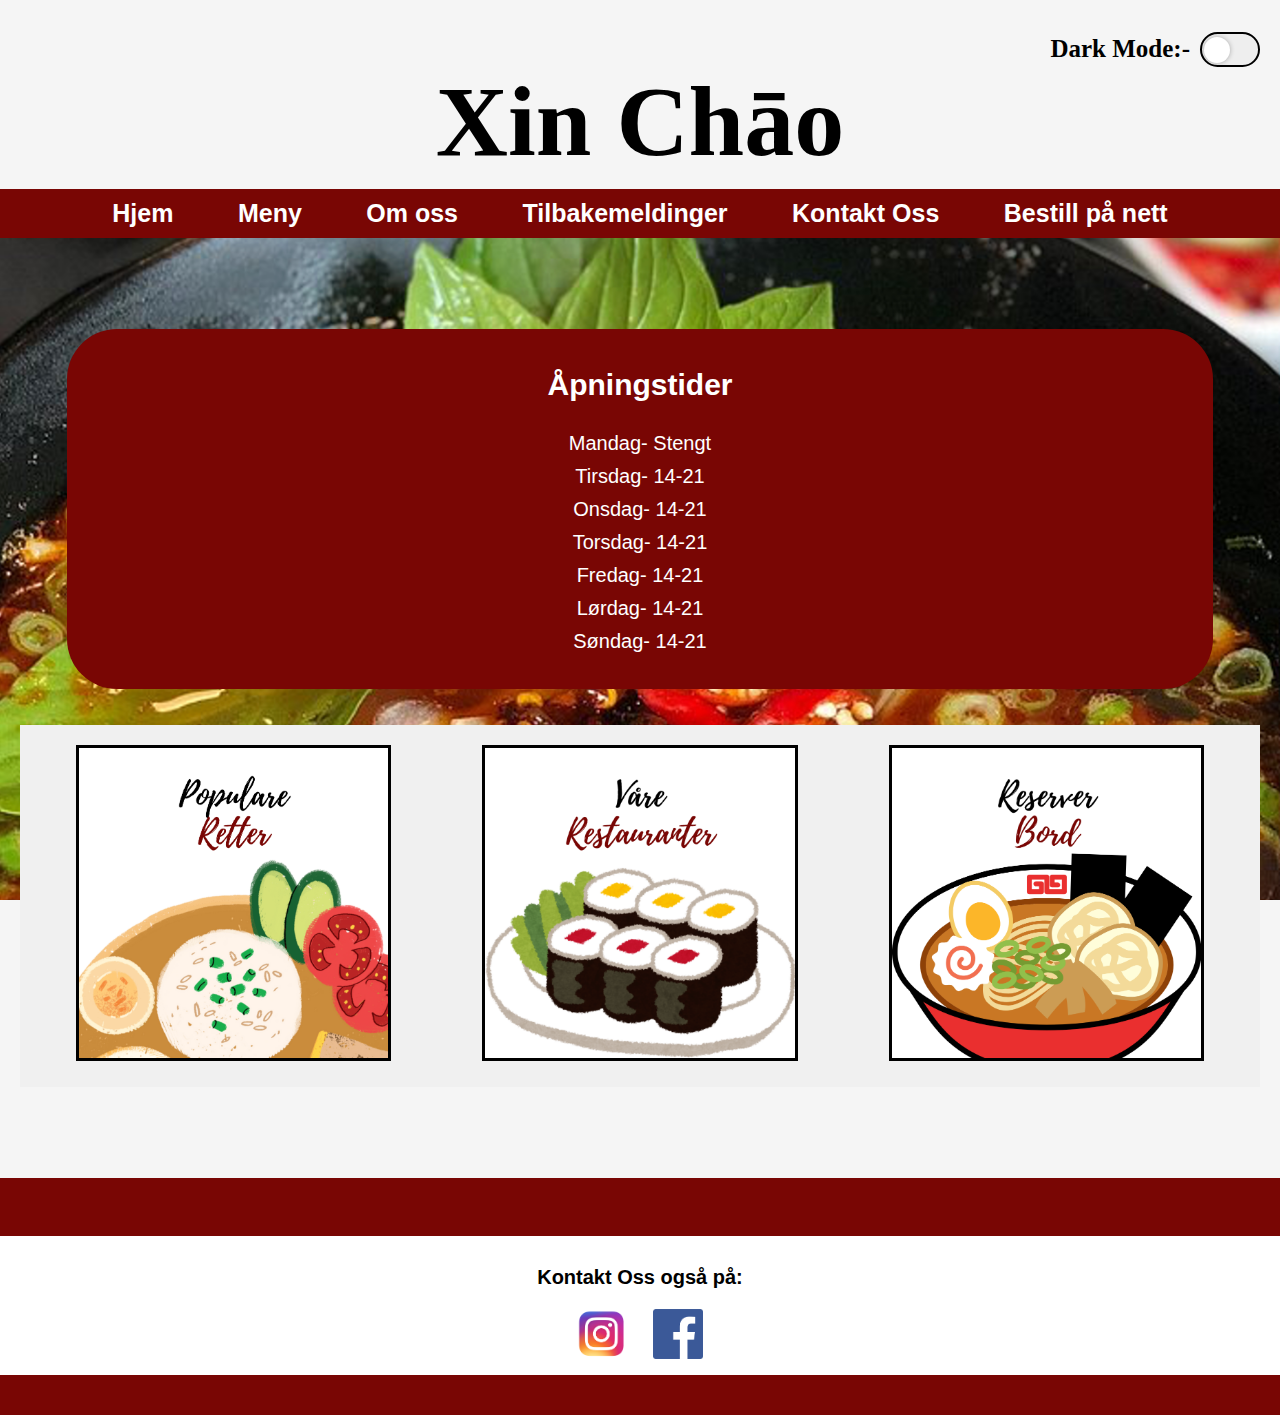
<file: index.html>
<!DOCTYPE html>
<html lang="en">
<head>
    <meta charset="UTF-8">
    <meta name="viewport" content="width=device-width, initial-scale=1.0">
    <title>Xin Chāo</title>
    <link rel="icon" href="Logo.png">
    <link rel="stylesheet" href="Xin Chao Forside.css">
</head>
<body>
    <!-- Dark Mode Toggle Button -->
<div class="Toggle">
    <p>Dark Mode:-</p>
    <label class="switch">
        <span class="sun">
            <svg xmlns="http://www.w3.org/2000/svg" viewBox="0 0 24 24">
                <g fill="#fff">
                    <circle r="5" cy="12" cx="12"></circle>
                </g>
            </svg>
        </span>
        <span class="moon">
            <svg xmlns="http://www.w3.org/2000/svg" viewBox="0 0 384 512">
                <g fill="#fff">
                    <circle r="5" cy="12" cx="12"></circle>
                </g>
            </svg>
        </span>  
        <input type="checkbox" class="input">
        <span class="slider"></span>
    </label>
</div>
<br><br><br>
    <h1>Xin Chāo</h1>

<!-- Link the JavaScript File -->
<script src="Xin Chao.js"></script>

    <header>
        <nav>
            <ul>
                <li><a href="index.html">Hjem</a></li>
                <li><a href="Meny.html"> Meny</a></li>
                <li><a href="Om oss.html"> Om oss</a></li>
                <li><a href="Tilbakemeldinger.html"> Tilbakemeldinger</a></li>
                <li><a href="Kontakt oss.html"> Kontakt Oss</a></li>
                <li><a href="Bestill på nett.html">Bestill på nett</a></li>
            </ul>
        </nav>
    </header>
    <div class="row">
        <div class="column">
          <h2>Åpningstider</h2>
          <ul>
            <li>Mandag- Stengt</li>
            <li>Tirsdag- 14-21</li>
            <li>Onsdag- 14-21</li>
            <li>Torsdag- 14-21</li>
            <li>Fredag- 14-21</li>
            <li>Lørdag- 14-21</li>
            <li>Søndag- 14-21</li>
          </ul>
    </div>
    <br><br>
<section id="Mer">
    <a href="Poplære retter.html"><img src="Populære Retter.png" alt="Populære Retter"></a>
    <a href="Vår restaurant.html"><img src="Våre Restauranter.png"  alt="Våre Restauranter"></a>
    <a href="Reserver bord.html"><img src="Reserver Bord.png" alt="Reserver Bord"></a>
</section>
</div>
<section id="Stripe">
    <br>
</section>

<section id="Footer">
    <p>Kontakt Oss også på:</p>
    <a href="https://www.instagram.com/xinchao.oslo/"><img src="Instagram.png" alt="Instagram Icon" height="50" width="50"></a>
    <a href="https://www.facebook.com/XinChaoRestauant"><img src="Facebook.png" alt="Facebook Icon" height="50" width="50"></a>
</section>
<section id="Stripe">
</section>
</body>
</html>
</file>
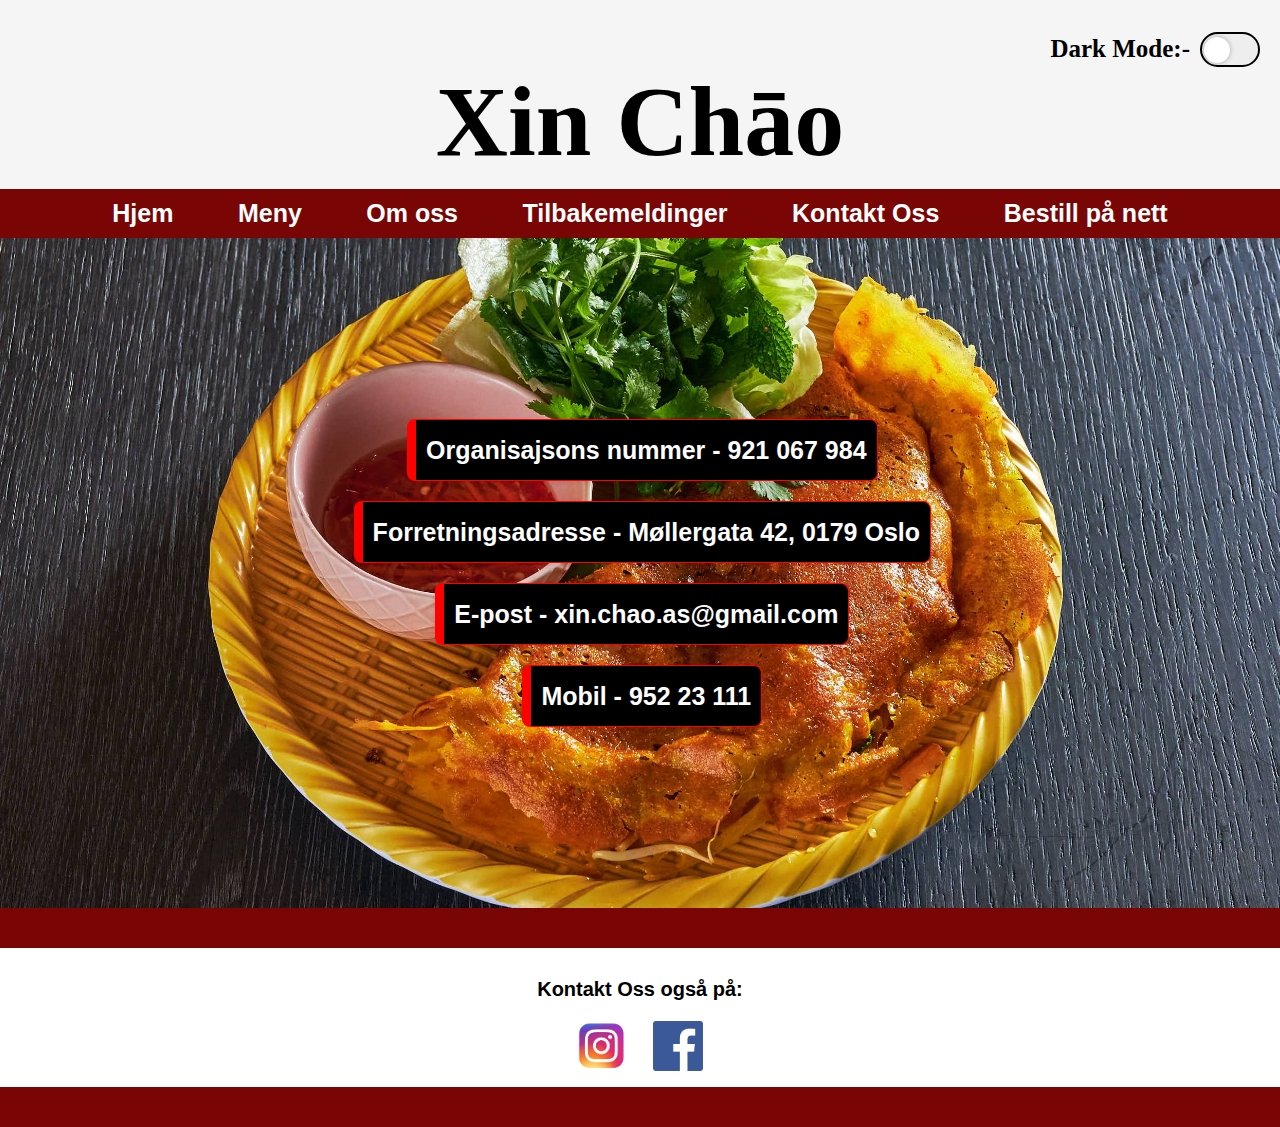
<file: Kontakt oss.html>
<!DOCTYPE html>
<html lang="en">
<head>
    <meta charset="UTF-8">
    <meta name="viewport" content="width=device-width, initial-scale=1.0">
    <title>Kontakt Oss </title>
    <link rel="icon" href="Logo.png">
    <link rel="stylesheet" href="Kontakt Oss.css">
</head>
<body>
    <!-- Dark Mode Toggle Button -->
    <div class="Toggle">
        <p>Dark Mode:-</p>
        <label class="switch">
            <span class="sun">
                <svg xmlns="http://www.w3.org/2000/svg" viewBox="0 0 24 24">
                    <g fill="#fff">
                        <circle r="5" cy="12" cx="12"></circle>
                    </g>
                </svg>
            </span>
            <span class="moon">
                <svg xmlns="http://www.w3.org/2000/svg" viewBox="0 0 384 512">
                    <g fill="#fff">
                        <circle r="5" cy="12" cx="12"></circle>
                    </g>
                </svg>
            </span>  
            <input type="checkbox" class="input">
            <span class="slider"></span>
        </label>
    </div>
    <br><br><br>
        <h1>Xin Chāo</h1>
    <!-- Link the JavaScript File -->
    <script src="Xin Chao.js"></script>
    
    <header>
        <nav>
            <ul>
                <li><a href="index.html">Hjem</a></li>
                <li><a href="Meny.html"> Meny</a></li>
                <li><a href="Om oss.html"> Om oss</a></li>
                <li><a href="Tilbakemeldinger.html"> Tilbakemeldinger</a></li>
                <li><a href="Kontakt oss.html"> Kontakt Oss</a></li>
                <li><a href="Bestill på nett.html">Bestill på nett</a></li>
            </ul>
        </nav>
    </header>

        <section id="Kontakt">
        <p>Organisajsons nummer - 921 067 984</p>
        <p>Forretningsadresse -  Møllergata 42, 0179 Oslo</p>
        <p>E-post - xin.chao.as@gmail.com</p>
        <p>Mobil - 952 23 111</p>
    </section>
    <section id="Stripe">
    </section>
    
    <section id="Footer">
        <p>Kontakt Oss også på:</p>
        <a href="https://www.instagram.com/xinchao.oslo/"><img src="Instagram.png" alt="Instagram Icon" height="50" width="50"></a>
        <a href="https://www.facebook.com/XinChaoRestauant"><img src="Facebook.png" alt="Facebook Icon" height="50" width="50"></a>
    </section>

<section id="Stripe">
</section>
</body>
</html>
</file>
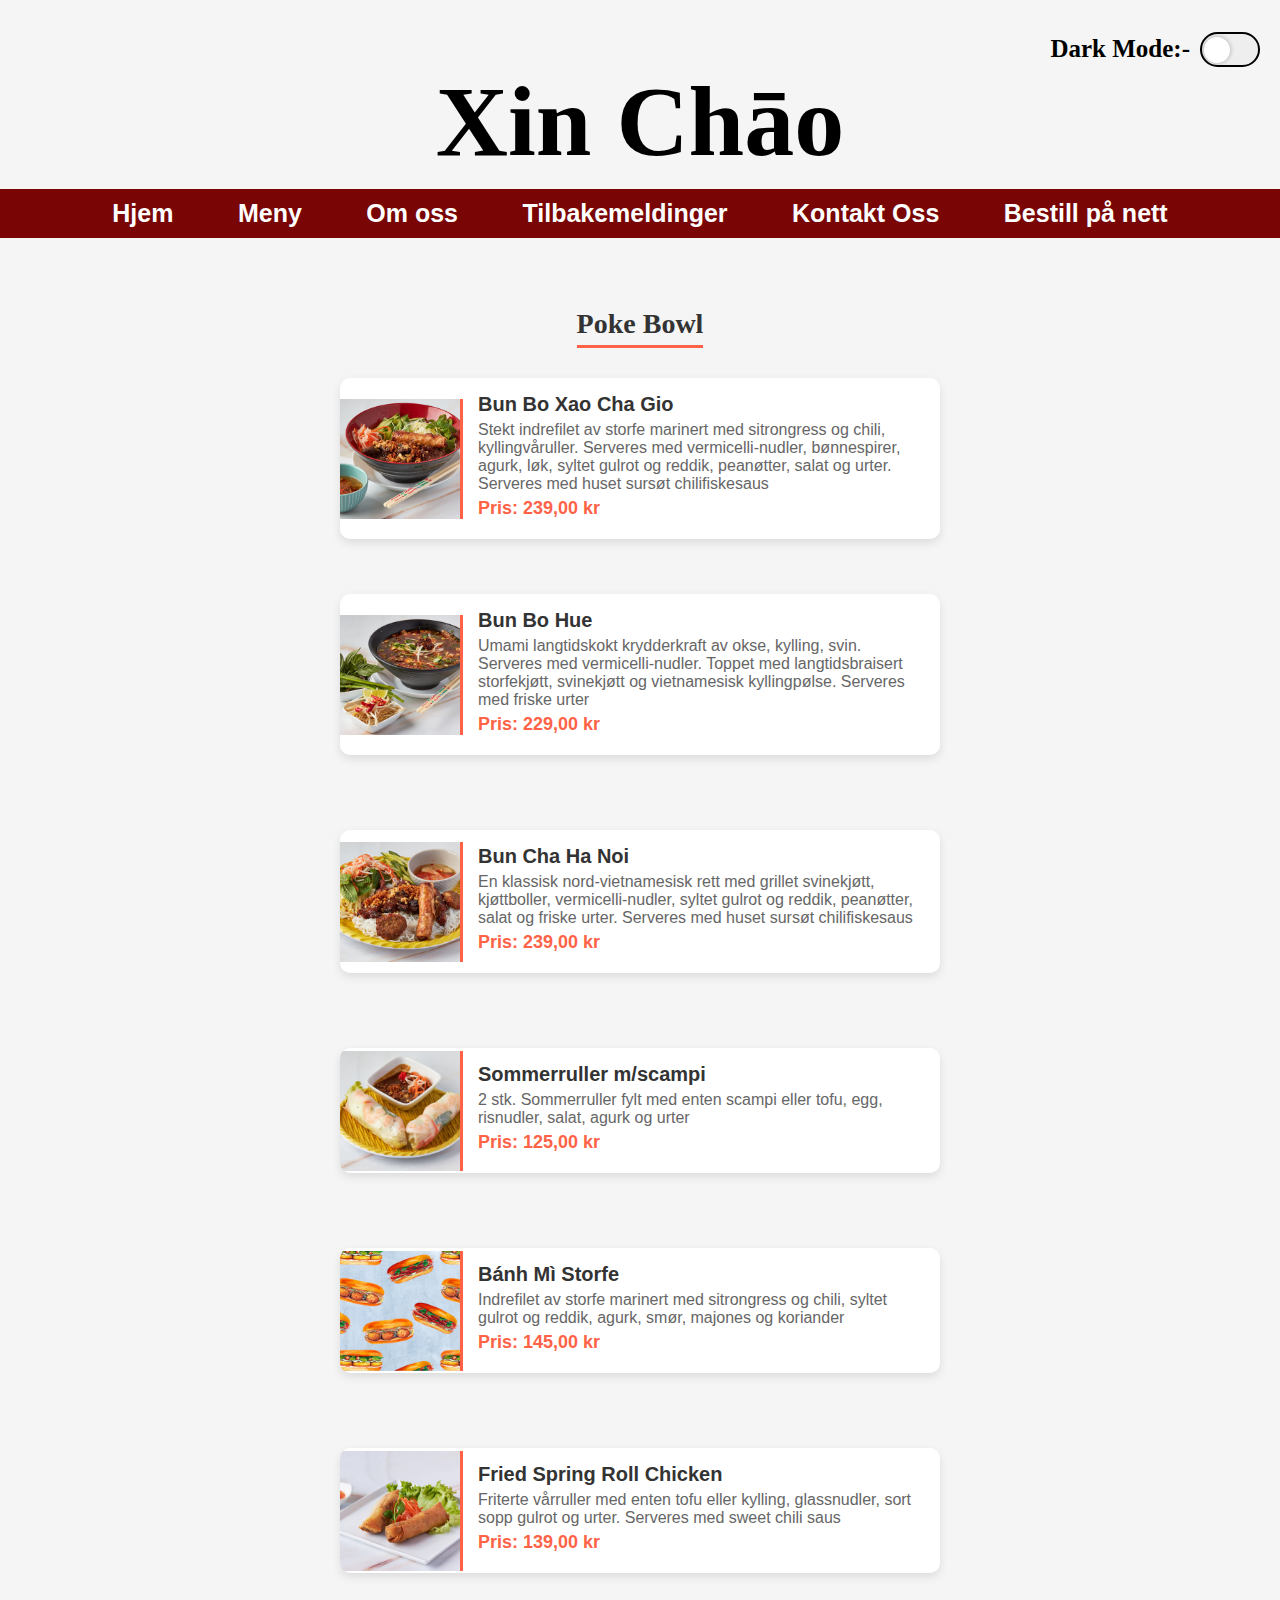
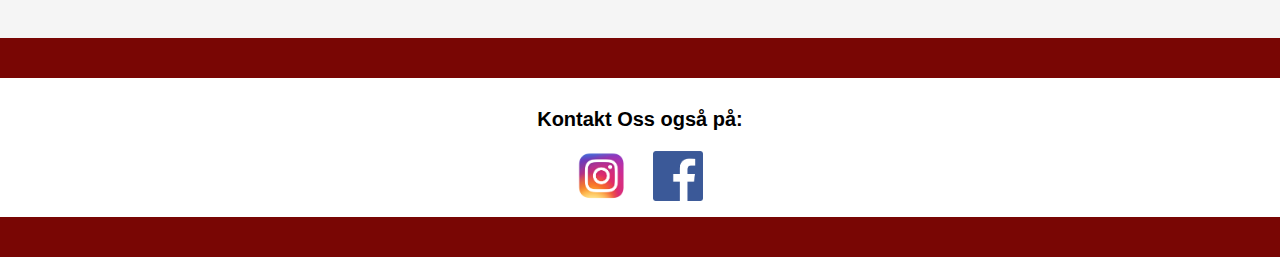
<file: Poplære retter.html>
<!DOCTYPE html>
<html lang="en">
<head>
    <meta charset="UTF-8">
    <meta name="viewport" content="width=device-width, initial-scale=1.0">
    <title>Populære Retter</title>
    <link rel="icon" href="Logo.png">
    <link rel="stylesheet" href="Meny.css">
</head>
<body>
    <!-- Dark Mode Toggle Button -->
    <div class="Toggle">
        <p>Dark Mode:-</p>
        <label class="switch">
            <span class="sun">
                <svg xmlns="http://www.w3.org/2000/svg" viewBox="0 0 24 24">
                    <g fill="#fff">
                        <circle r="5" cy="12" cx="12"></circle>
                    </g>
                </svg>
            </span>
            <span class="moon">
                <svg xmlns="http://www.w3.org/2000/svg" viewBox="0 0 384 512">
                    <g fill="#fff">
                        <circle r="5" cy="12" cx="12"></circle>
                    </g>
                </svg>
            </span>  
            <input type="checkbox" class="input">
            <span class="slider"></span>
        </label>
    </div>
    <br><br><br>
        <h1>Xin Chāo</h1>
    <!-- Link the JavaScript File -->
    <script src="Xin Chao.js"></script>
    <header>
        <nav>
            <ul>
                <li><a href="index.html">Hjem</a></li>
                <li><a href="Meny.html"> Meny</a></li>
                <li><a href="Om oss.html"> Om oss</a></li>
                <li><a href="Tilbakemeldinger.html"> Tilbakemeldinger</a></li>
                <li><a href="Kontakt oss.html"> Kontakt Oss</a></li>
                <li><a href="Bestill på nett.html">Bestill på nett</a></li>
            </ul>
        </nav>
    </header>

<section id="Menu">

        <h1>Poke Bowl</h1>
            <div class="menu-container">
                <div class="menu-item">
                    <img src="Bun BO Xao Cha Gio.avif" alt="Bun Bo Xao Cha Gio">
                    <div class="menu-text">
                        <h3>Bun Bo Xao Cha Gio</h3>
                        <p>Stekt indrefilet av storfe marinert med sitrongress og chili, kyllingvåruller. Serveres med vermicelli-nudler, bønnespirer, agurk, løk, syltet gulrot og reddik, peanøtter, salat og urter. Serveres med huset sursøt chilifiskesaus</p>
                        <p><strong>Pris: 239,00 kr</strong></p>
                    </div>
                </div>
            </div>
            <div id="Menu">
                <div class="menu-container">
                    <div class="menu-item">
                        <img src="Bun Bo Hue.avif" alt="Bun Bo Hue">
                        <div class="menu-text">
                            <h3>Bun Bo Hue</h3>
                            <p>Umami langtidskokt krydderkraft av okse, kylling, svin. Serveres med vermicelli-nudler. Toppet med langtidsbraisert storfekjøtt, svinekjøtt og vietnamesisk kyllingpølse. Serveres med friske urter</p>
                            <p><strong>Pris: 229,00 kr</strong></p>
                        </div>
                    </div>
                </div>
            </div>
            <div id="Menu">
                <div class="menu-container">
                    <div class="menu-item">
                        <img src="Bun Cha Ha Noi.avif" alt="Bun Cha Ha Noi">
                        <div class="menu-text">
                            <h3>Bun Cha Ha Noi</h3>
                            <p>En klassisk nord-vietnamesisk rett med grillet svinekjøtt, kjøttboller, vermicelli-nudler, syltet gulrot og reddik, peanøtter, salat og friske urter. Serveres med huset sursøt chilifiskesaus</p>
                            <p><strong>Pris: 239,00 kr</strong></p>
                        </div>
                    </div>
                </div>
            </div>
            <div id="Menu">
                <div class="menu-container">
                    <div class="menu-item">
                        <img src="Sommerruller m: Scampi.avif" alt="Sommerruller m/Scampi">
                        <div class="menu-text">
                            <h3>Sommerruller m/scampi</h3>
                            <p>2 stk. Sommerruller fylt med enten scampi eller tofu, egg, risnudler, salat, agurk og urter</p>
                            <p><strong>Pris: 125,00 kr</strong></p>
                        </div>
                    </div>
                </div>
            </div>
            <div id="Menu">
                <div class="menu-container">
                    <div class="menu-item">
                        <img src="Banh mi Strofe.avif" alt="Bánh Mì Storfe">
                        <div class="menu-text">
                            <h3>Bánh Mì Storfe</h3>
                            <p>Indrefilet av storfe marinert med sitrongress og chili, syltet gulrot og reddik, agurk, smør, majones og koriander</p>
                            <p><strong>Pris: 145,00 kr</strong></p>
                        </div>
                    </div>
                </div>
            </div>
            <div id="Menu">
                <div class="menu-container">
                    <div class="menu-item">
                        <img src="Fried Spring Roll.avif" alt="Fried Spring Roll Chicken">
                        <div class="menu-text">
                            <h3>Fried Spring Roll Chicken</h3>
                            <p>Friterte vårruller med enten tofu eller kylling, glassnudler, sort sopp gulrot og urter. Serveres med sweet chili saus</p>
                            <p><strong>Pris: 139,00 kr</strong></p>
                        </div>
                    </div>
                </div>
            </div>
</section>

    <section id="Stripe">
    </section>

    <section id="Footer">
        <p>Kontakt Oss også på:</p>
        <a href="https://www.instagram.com/xinchao.oslo/"><img src="Instagram.png" alt="Instagram Icon" height="50" width="50"></a>
        <a href="https://www.facebook.com/XinChaoRestauant"><img src="Facebook.png" alt="Facebook Icon" height="50" width="50"></a>
    </section>

    <section id="Stripe">
    </section>

</body>
</html>
</file>
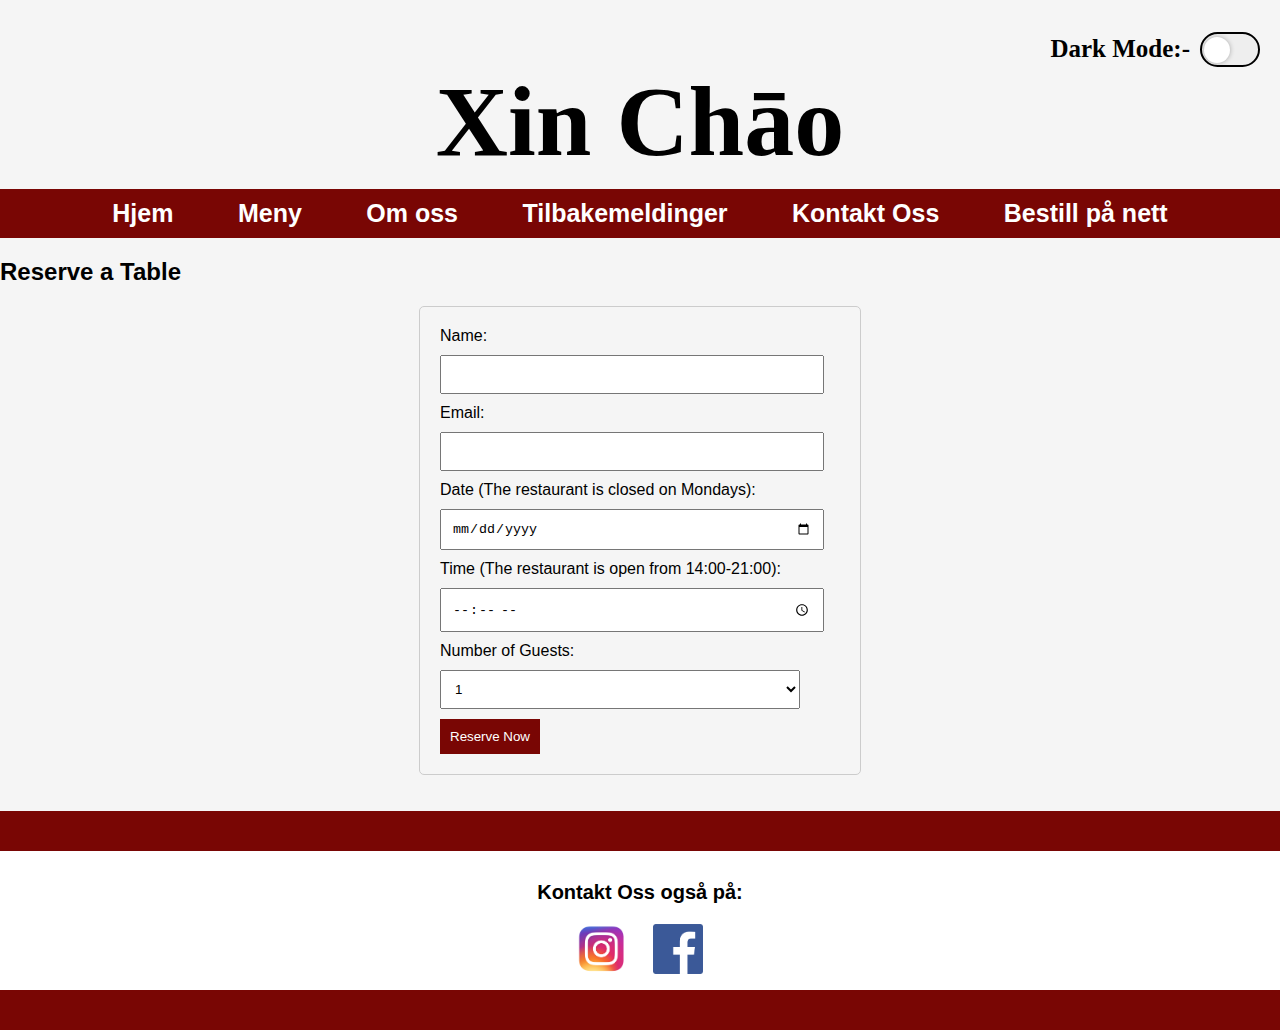
<file: Reserver bord.html>
<!DOCTYPE html>
<html lang="en">
<head>
    <meta charset="UTF-8">
    <meta name="viewport" content="width=device-width, initial-scale=1.0">
    <title>Kontakt Oss </title>
    <link rel="icon" href="Logo.png">
    <link rel="stylesheet" href="Reserver Bord.css">
</head>
<body>
    <!-- Dark Mode Toggle Button -->
    <div class="Toggle">
        <p>Dark Mode:-</p>
        <label class="switch">
            <span class="sun">
                <svg xmlns="http://www.w3.org/2000/svg" viewBox="0 0 24 24">
                    <g fill="#fff">
                        <circle r="5" cy="12" cx="12"></circle>
                    </g>
                </svg>
            </span>
            <span class="moon">
                <svg xmlns="http://www.w3.org/2000/svg" viewBox="0 0 384 512">
                    <g fill="#fff">
                        <circle r="5" cy="12" cx="12"></circle>
                    </g>
                </svg>
            </span>  
            <input type="checkbox" class="input">
            <span class="slider"></span>
        </label>
    </div>
    <br><br><br>
        <h1>Xin Chāo</h1>
    <!-- Link the JavaScript File -->
    <script src="Reserver Bord.js"></script>
    
    <header>
        <nav>
            <ul>
                <li><a href="index.html">Hjem</a></li>
                <li><a href="Meny.html"> Meny</a></li>
                <li><a href="Om oss.html"> Om oss</a></li>
                <li><a href="Tilbakemeldinger.html"> Tilbakemeldinger</a></li>
                <li><a href="Kontakt oss.html"> Kontakt Oss</a></li>
                <li><a href="Bestill på nett.html">Bestill på nett</a></li>
            </ul>
        </nav>
    </header>

<!--Denne Koden tar ikke informasjon til noe andre sted en console-->
        <h2>Reserve a Table</h2>
        <form id="reservationForm">
            <label for="name">Name:</label>
            <input type="text" id="name" required>
    
            <label for="email">Email:</label>
            <input type="email" id="email" required>
    
            <label for="date">Date (The restaurant is closed on Mondays):</label>
            <input type="date" id="date" required>
    
            <label for="time">Time (The restaurant is open from 14:00-21:00):</label>
            <input type="time" id="time" required>
    
            <label for="guests">Number of Guests:</label>
            <select id="guests">
                <option value="1">1</option>
                <option value="2">2</option>
                <option value="3">3</option>
                <option value="4">4</option>
                <option value="5">5</option>
                <option value="6">6</option>
            </select>

            <button type="submit">Reserve Now</button>
        </form>
<br><br>
    <section id="Stripe">
    </section>
    
    <section id="Footer">
        <p>Kontakt Oss også på:</p>
        <a href="https://www.instagram.com/xinchao.oslo/"><img src="Instagram.png" alt="Instagram Icon" height="50" width="50"></a>
        <a href="https://www.facebook.com/XinChaoRestauant"><img src="Facebook.png" alt="Facebook Icon" height="50" width="50"></a>
    </section>

<section id="Stripe">
</section>
</body>
</html>
</file>
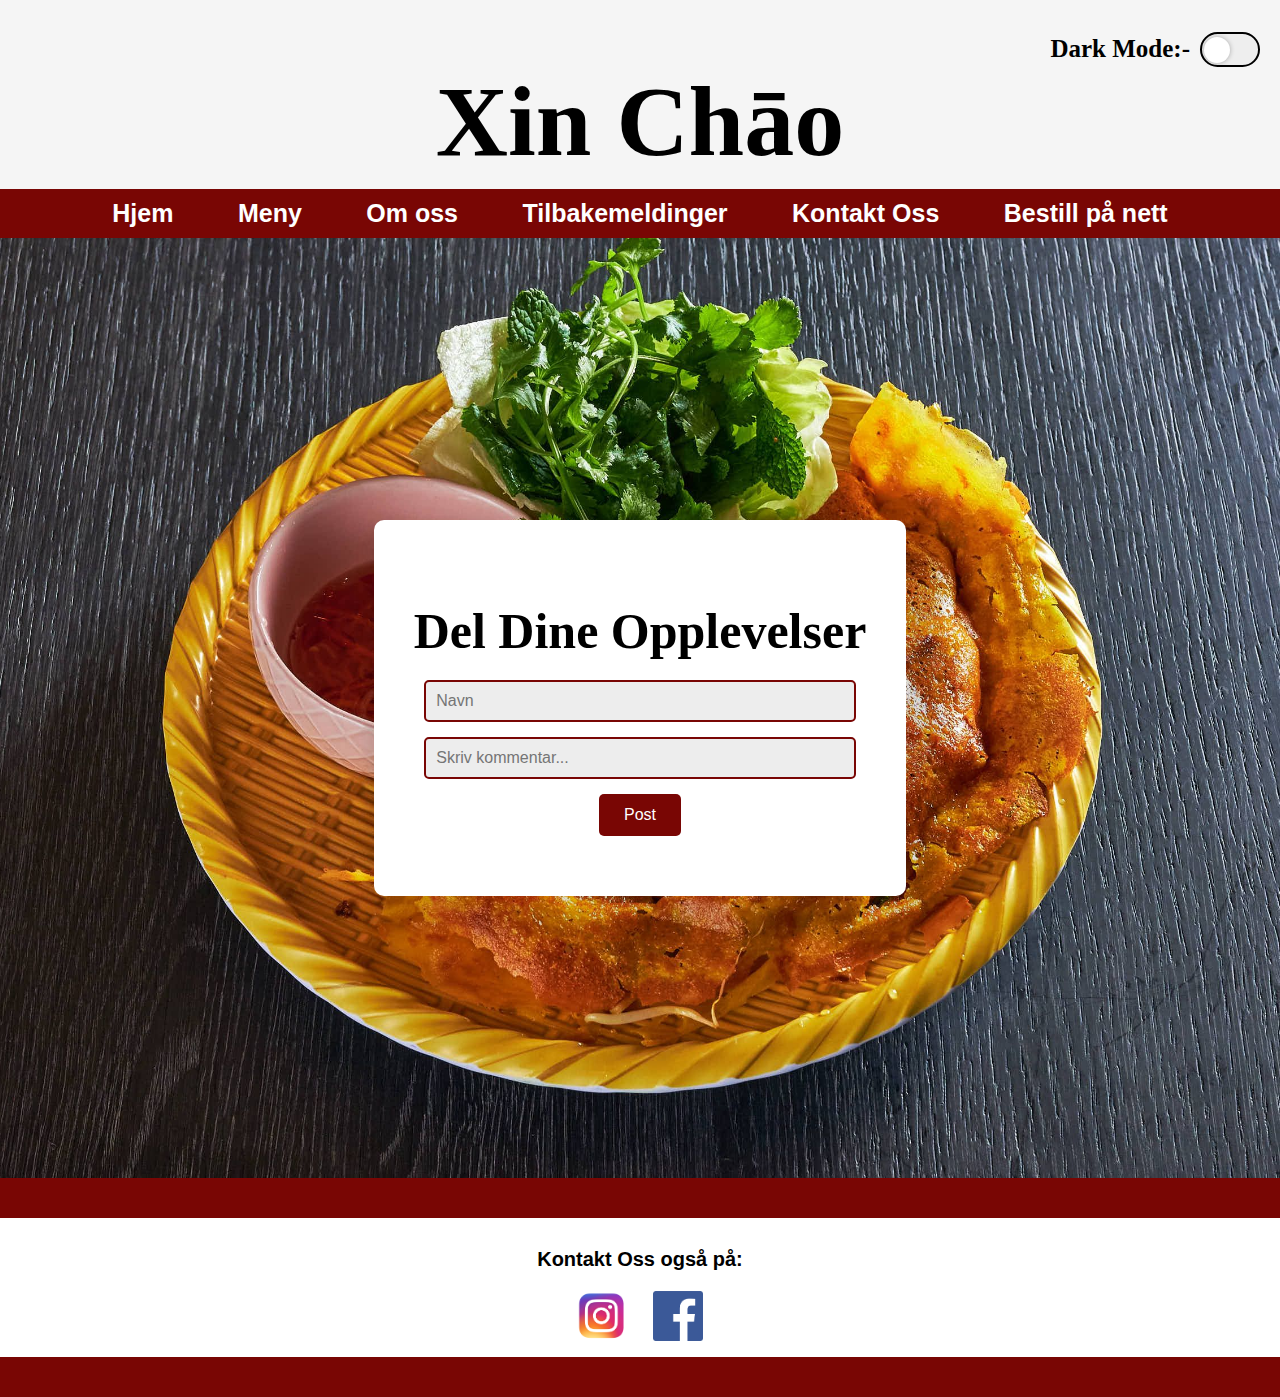
<file: Tilbakemeldinger.html>
<!DOCTYPE html>
<html lang="en">
<head>
    <meta charset="UTF-8">
    <meta name="viewport" content="width=device-width, initial-scale=1.0">
    <title>Tilbakemeldinger</title>
    <link rel="icon" href="Logo.png">
    <link rel="stylesheet" href="Tilbakemeldinger.css">
</head>
<body>
    <!-- Dark Mode Toggle Button -->
    <div class="Toggle">
        <p>Dark Mode:-</p>
        <label class="switch">
            <span class="sun">
                <svg xmlns="http://www.w3.org/2000/svg" viewBox="0 0 24 24">
                    <g fill="#fff">
                        <circle r="5" cy="12" cx="12"></circle>
                    </g>
                </svg>
            </span>
            <span class="moon">
                <svg xmlns="http://www.w3.org/2000/svg" viewBox="0 0 384 512">
                    <g fill="#fff">
                        <circle r="5" cy="12" cx="12"></circle>
                    </g>
                </svg>
            </span>  
            <input type="checkbox" class="input">
            <span class="slider"></span>
        </label>
    </div>
<br><br><br>
    <h1>Xin Chāo</h1>
    <!-- Link the JavaScript File -->
    <script src="Tilbakemeldinger.js"></script>
    <script src="Xin Chao.js"></script>

        
    <header>
        <nav>
            <ul>
                <li><a href="index.html">Hjem</a></li>
                <li><a href="Meny.html"> Meny</a></li>
                <li><a href="Om oss.html"> Om oss</a></li>
                <li><a href="Tilbakemeldinger.html"> Tilbakemeldinger</a></li>
                <li><a href="Kontakt oss.html"> Kontakt Oss</a></li>
                <li><a href="Bestill på nett.html">Bestill på nett</a></li>
            </ul>
        </nav>
    </header>

<section id="Design">
        <div id="comments">
            <h2>Del Dine Opplevelser</h2>
            <form onsubmit="addComment(event)">
                <input type="text" id="nameInput" placeholder="Navn" required>
                <input type="text" id="commentInput" placeholder="Skriv kommentar..." required>
                <button type="submit">Post</button>
            </form>
            <div id="comment-list"></div>
        </div>
    </section>

    <section id="Stripe">
    </section>
    
    <section id="Footer">
        <p>Kontakt Oss også på:</p>
        <a href="https://www.instagram.com/xinchao.oslo/"><img src="Instagram.png" alt="Instagram Icon" height="50" width="50"></a>
        <a href="https://www.facebook.com/XinChaoRestauant"><img src="Facebook.png" alt="Facebook Icon" height="50" width="50"></a>
    </section>

    <section id="Stripe">
    </section>
</body>
</html>
</file>
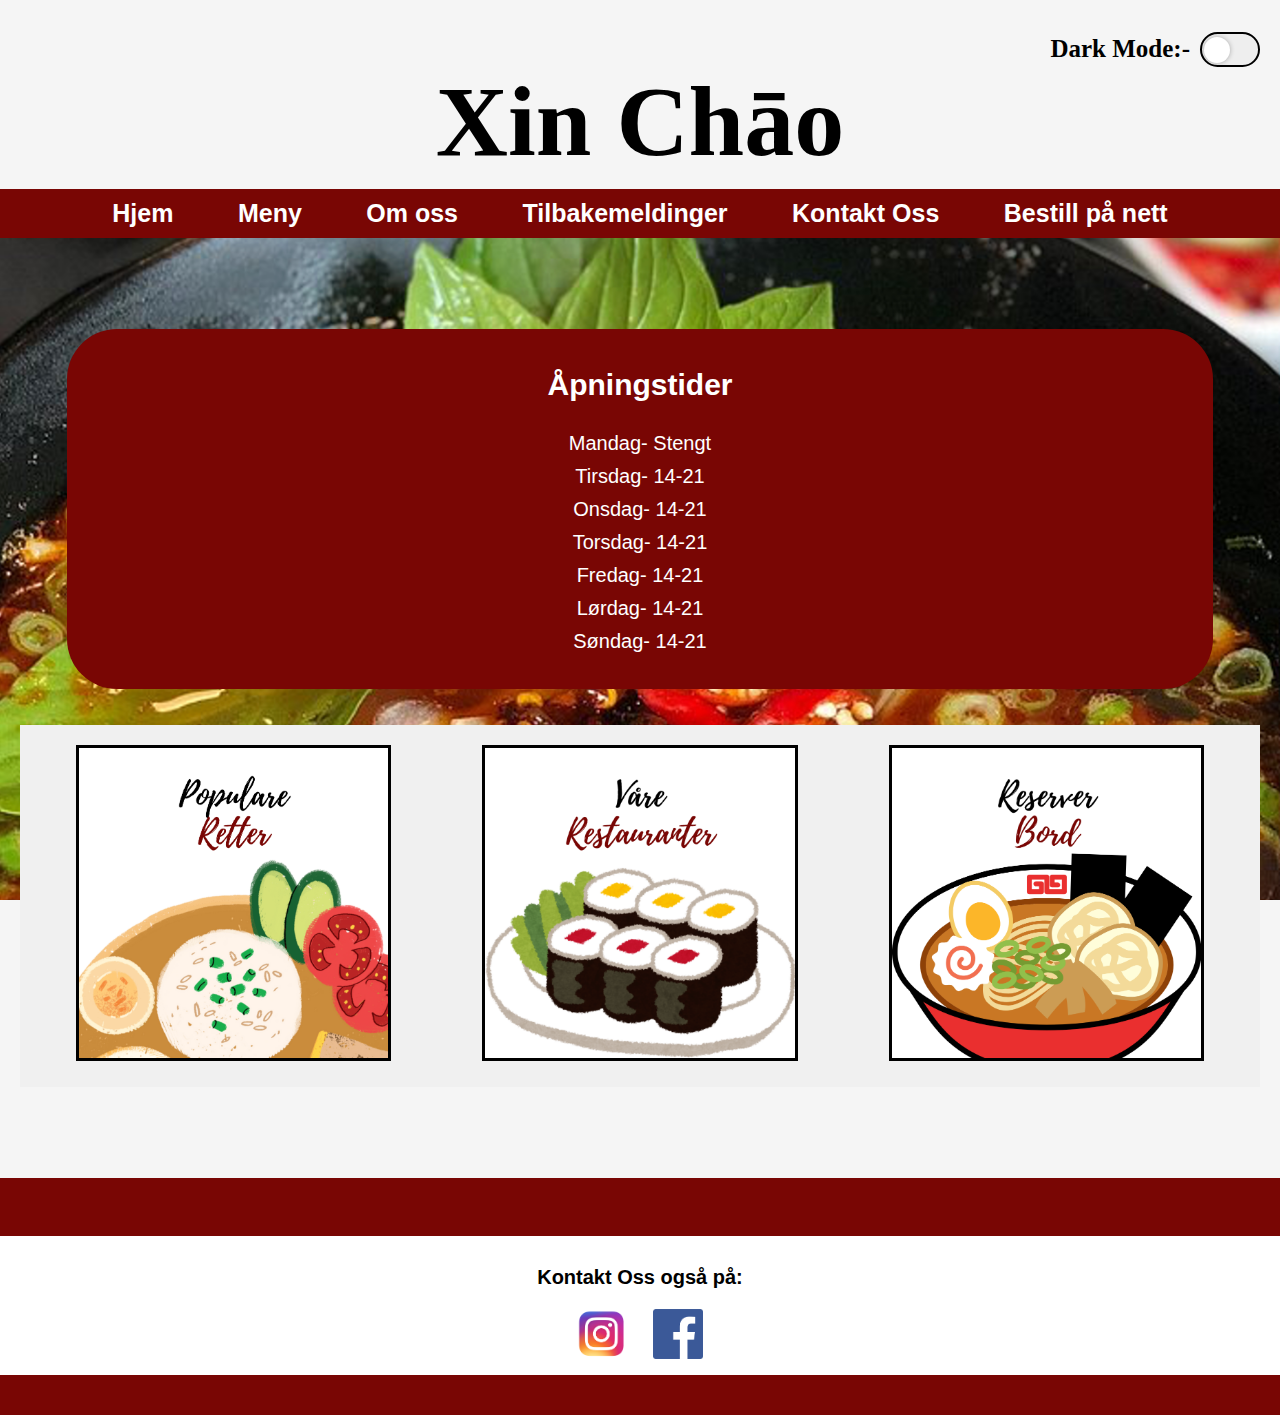
<file: Xin Chao forside.html>
<!DOCTYPE html>
<html lang="en">
<head>
    <meta charset="UTF-8">
    <meta name="viewport" content="width=device-width, initial-scale=1.0">
    <title>Xin Chāo</title>
    <link rel="icon" href="Logo.png">
    <link rel="stylesheet" href="Xin Chao Forside.css">
</head>
<body>
    <!-- Dark Mode Toggle Button -->
<div class="Toggle">
    <p>Dark Mode:-</p>
    <label class="switch">
        <span class="sun">
            <svg xmlns="http://www.w3.org/2000/svg" viewBox="0 0 24 24">
                <g fill="#fff">
                    <circle r="5" cy="12" cx="12"></circle>
                </g>
            </svg>
        </span>
        <span class="moon">
            <svg xmlns="http://www.w3.org/2000/svg" viewBox="0 0 384 512">
                <g fill="#fff">
                    <circle r="5" cy="12" cx="12"></circle>
                </g>
            </svg>
        </span>  
        <input type="checkbox" class="input">
        <span class="slider"></span>
    </label>
</div>
<br><br><br>
    <h1>Xin Chāo</h1>

<!-- Link the JavaScript File -->
<script src="Xin Chao.js"></script>

    <header>
        <nav>
            <ul>
                <li><a href="Xin Chao forside.html">Hjem</a></li>
                <li><a href="Meny.html"> Meny</a></li>
                <li><a href="Om oss.html"> Om oss</a></li>
                <li><a href="Tilbakemeldinger.html"> Tilbakemeldinger</a></li>
                <li><a href="Kontakt oss.html"> Kontakt Oss</a></li>
                <li><a href="Bestill på nett.html">Bestill på nett</a></li>
            </ul>
        </nav>
    </header>
    <div class="row">
        <div class="column">
          <h2>Åpningstider</h2>
          <ul>
            <li>Mandag- Stengt</li>
            <li>Tirsdag- 14-21</li>
            <li>Onsdag- 14-21</li>
            <li>Torsdag- 14-21</li>
            <li>Fredag- 14-21</li>
            <li>Lørdag- 14-21</li>
            <li>Søndag- 14-21</li>
          </ul>
    </div>
    <br><br>
<section id="Mer">
    <a href="Poplære retter.html"><img src="Populære Retter.png" alt="Populære Retter"></a>
    <a href="Vår restaurant.html"><img src="Våre Restauranter.png"  alt="Våre Restauranter"></a>
    <a href="Reserver bord.html"><img src="Reserver Bord.png" alt="Reserver Bord"></a>
</section>
</div>
<section id="Stripe">
    <br>
</section>

<section id="Footer">
    <p>Kontakt Oss også på:</p>
    <a href="https://www.instagram.com/xinchao.oslo/"><img src="Instagram.png" alt="Instagram Icon" height="50" width="50"></a>
    <a href="https://www.facebook.com/XinChaoRestauant"><img src="Facebook.png" alt="Facebook Icon" height="50" width="50"></a>
</section>
<section id="Stripe">
</section>
</body>
</html>
</file>
<file: Xin Chao Forside.css>
/* General Styles */
body {
    background-color: #ffffff; /* White background */
    color: #000000; /* Black text */
    font-family: Arial, sans-serif;
    margin: 0;
    padding: 0;
    transition: background-color 0.5s, color 0.5s;
}

a {
    text-decoration: none;
    font-size: 25px;
}


h1 {
    text-align: center;
    color: #000000;
    padding: 10px 0;
    background-color: #f5f5f5;
    margin: 0;
    transition: background-color 0.5s, color 0.5s;
    font-size: 100px;
    font-family: cursive;
}

/* Toggle Switch Styles */

/* Align the text and the switch button horizontally */
.Toggle {
    display: flex;                /* Use flexbox to align content horizontally */
    justify-content: flex-end;    
    align-items: center;          
    gap: 10px;                    
    padding-right: 20px;          
    position: absolute;           
    top: 10px;                    
    right: 0;                    
}

.Toggle p{
    font-size: 25px;
    font-family: 'Times New Roman', Times, serif;
    font-weight: bold;
}

.switch {
    position: relative;
    display: flex;
    align-items: center;
    cursor: pointer;
    width: 60px;               
    height: 35px;
    gap: 10px;                
    margin-left: auto;          /* Pushes the switch to the right */
}

.switch p {
    margin: 0;
    padding-left: 10px;         /* Adds space between the switch and text */
    font-weight: bold;
}

.input {
    opacity: 0;
    width: 0;
    height: 0;
}


.slider {
    position: absolute;
    top: 0;
    left: 0;
    right: 0;
    bottom: 0;
    background-color: #eee;
    border-radius: 30px;
    transition: background-color 0.4s;
    border: 2px solid #000;
}

.slider:before {
    content: "";
    position: absolute;
    height: 26px;
    width: 26px;
    left: 2px;
    bottom: 2px;
    background-color: #fff;
    border-radius: 50%;
    transition: transform 0.4s;
    box-shadow: 0 0 5px rgba(0, 0, 0, 0.3);
}

/* Active State - Brighter Theme */
.input:checked + .slider {
    background-color: #ffffff; /* Light warm tone */
}

.input:checked + .slider:before {
    transform: translateX(30px);
    background-color: #ffffff;
}

.input:checked ~ .sun {
    opacity: 0;
}

.input:checked ~ .moon {
    opacity: 1;
}

/* General Light Mode Styles */
body {
    background-color: #f5f5f5;
    color: #000000;
    transition: background-color 0.4s, color 0.4s;
}

body.dark-mode h1 {
    color: #ff0400;
    background-color: #000000;
    padding: 10px;
    border-radius: 5px;
}

/* Dark Mode with Red and Black Palette */
body.dark-mode {
    background-color: #000000;
    color: #fff;
    transition: background-color 0.4s, color 0.4s;
}

body.dark-mode .slider {
    background-color: #000000;
    border: 2px solid #000000;
}

body.dark-mode .slider:before {
    background-color: #fff;
    box-shadow: 0 0 8px rgba(0, 0, 0, 0.7);
}

body.dark-mode a {
    color: #ff4d4d;
}

h1.dark-mode .moon {
    text-align: center;
    margin: 0;
    transition: background-color 0.5s, color 0.5s;
    font-size: 100px;
    font-family: cursive;
}

body.dark-mode header {
    color: #ff0400;
    background-color: #252525;
    padding: 10px;
    border-radius: 5px;
}

body.dark-mode #Stripe {
    background-color: #000000;
    color: #fff;
    padding: 15px;
    border-radius: 5px;
}

body.dark-mode .column {
    background-color: #313131;
    color: #fff;
    padding: 15px;
    border-radius: 50px;
}

body.dark-mode #Mer {
    display: grid;
    grid-template-columns: repeat(auto-fit, minmax(250px, 1fr));
    justify-content: center;
    flex-wrap: wrap;
    gap: 20px;
    padding: 20px;
    background-color: #2c2c2c;
    transition: background-color 0.5s;
}

body.dark-mode #Footer {
    background-color: #2c2c2c;
    color: #ffffff;
    text-align: center;
    padding: 10px 0;
    font-size: 20px;
    font-weight: bolder;
}

/* Navigation Bar */
header {
    background-color: #790604;
    color: white;
    padding: 10px 0;
}

nav ul {
    list-style-type: none;
    margin: 0;
    padding: 0;
    text-align: center;
}

nav ul li {
    display: inline;
    margin: 0 15px;
}

nav ul li a {
    color: #ffffff;
    font-weight: bold;
    padding: 8px 15px;
    transition: background-color 0.3s, color 0.3s;
}

nav ul li a:hover {
    background-color: #ffffff;
    color: #790604;
    border-radius: 5px;
}

/* Section Styles */
#Mer {
    display: grid;
    grid-template-columns: repeat(auto-fit, minmax(250px, 1fr));
    justify-content: center;
    flex-wrap: wrap;
    gap: 20px;
    padding: 20px;
    background-color: #f0f0f0;
    transition: background-color 0.5s;
}

#Mer a img {
    width: 80%;
    height: auto;
    border: 3px solid #000000;
    transition: transform 0.3s, border-color 0.3s;
}

#Mer a img:hover {
    transform: scale(1.05);
    border-color: #790604;
}

/* Opening Hours Section */
.column {
    background-color: #790604;
    color: #ffffff;
    padding: 15px;
    border-radius: 50px;
    width: 90%;
    text-align: center;
    transition: background-color 0.3s;
    gap: 10px;
    margin: 0 auto;
}

.column h2 {
    color: #ffffff;
    font-size: 30px;
}

.column ul {
    list-style-type: none;
    padding: 0;
}

.column li {
    padding: 5px 0;
    font-size: 20px;
}

/* Social Section */
#Stripe {
    background-color: #790604;
    padding: 20px;
    text-align: center;
    color: #ffffff;
}

#Stripe a {
    margin: 0 10px;
    color: #ffffff;
    transition: color 0.3s;
}

#Stripe a:hover {
    color: #790604;
}

/* Footer */
#Footer {
    background-color: #ffffff;
    color: #000000;
    text-align: center;
    padding: 10px 0;
    font-size: 20px;
    font-weight: bolder;
}

#Footer img{
    transition: transform 0.3s, border-color 0.3s;
    padding-left: 10px;
    padding-right: 10px;
}

#Footer img:hover {
    transform: scale(1.39);
}

/* Responsive Design */
@media (max-width: 768px) {
    nav ul li {
        display: block;
        margin: 10px 0;
    }

    #Mer a img {
        width: 55%;
        height: auto;
        border: 3px solid #000000;
        transition: transform 0.3s, border-color 0.3s;
    }
}

@media (max-width: 480px) {
    nav ul li {
        display: block;
        margin: 10px 0;
    }
}

.row {
    background-image: url('Tripadvisor Xin Chao.png');
    background-size: cover;  /* Ensures the image covers the entire section */
    background-position: center;
    background-repeat: no-repeat;
    min-height: 100vh;  /* Full viewport height */
    display: flex;
    justify-content: center;
    align-items: center;
    color: white;
    text-align: center;
    flex-direction: column;
    padding: 20px;
    background-attachment: fixed; /* Optional: Parallax effect */
}

/* Responsive Design */
@media (max-width: 768px) {
    .row {
        background-size: contain; /* Ensures full image visibility */
        min-height: 70vh;
        background-attachment: scroll; /* Prevents parallax issues */
    }
}

@media (max-width: 480px) {
    .row {
        background-size: contain; /* Fit smaller screens */
        min-height: 60vh;
    }
}
</file>
<file: Kontakt Oss.css>
/* General Styles */
body {
    background-color: #ffffff; /* White background */
    color: #000000; /* Black text */
    font-family: Arial, sans-serif;
    margin: 0;
    padding: 0;
    transition: background-color 0.5s, color 0.5s;
}

a {
    text-decoration: none;
    font-size: 25px;
}


h1 {
    text-align: center;
    color: #000000;
    padding: 10px 0;
    background-color: #f5f5f5;
    margin: 0;
    transition: background-color 0.5s, color 0.5s;
    font-size: 100px;
    font-family: cursive;
}

/* Toggle Switch Styles */

/* Align the text and the switch button horizontally */
.Toggle {
    display: flex;                /* Use flexbox to align content horizontally */
    justify-content: flex-end;    
    align-items: center;          
    gap: 10px;                    
    padding-right: 20px;          
    position: absolute;           
    top: 10px;                    
    right: 0;                    
}

.Toggle p{
    font-size: 25px;
    font-family: 'Times New Roman', Times, serif;
    font-weight: bold;
}

.switch {
    position: relative;
    display: flex;
    align-items: center;
    cursor: pointer;
    width: 60px;               /* Adjust width as needed */
    height: 35px;
    gap: 10px;                
    margin-left: auto;          /* Pushes the switch to the right */
}

.switch p {
    margin: 0;
    padding-left: 10px;         /* Adds space between the switch and text */
    font-weight: bold;
}

.input {
    opacity: 0;
    width: 0;
    height: 0;
}


.slider {
    position: absolute;
    top: 0;
    left: 0;
    right: 0;
    bottom: 0;
    background-color: #eee;
    border-radius: 30px;
    transition: background-color 0.4s;
    border: 2px solid #000;
}

.slider:before {
    content: "";
    position: absolute;
    height: 26px;
    width: 26px;
    left: 2px;
    bottom: 2px;
    background-color: #fff;
    border-radius: 50%;
    transition: transform 0.4s;
    box-shadow: 0 0 5px rgba(0, 0, 0, 0.3);
}

/* Active State - Brighter Theme */
.input:checked + .slider {
    background-color: #ffffff; /* Light warm tone */
}

.input:checked + .slider:before {
    transform: translateX(30px);
    background-color: #ffffff;
}

/* General Light Mode Styles */
body {
    background-color: #f5f5f5;
    color: #000000;
    transition: background-color 0.4s, color 0.4s;
}

body.dark-mode h1 {
    color: #ff0400;
    background-color: #000000;
    padding: 10px;
    border-radius: 5px;
}

/* Dark Mode with Red and Black Palette */
body.dark-mode {
    background-color: #000000;
    color: #fff;
    transition: background-color 0.4s, color 0.4s;
}

body.dark-mode .slider {
    background-color: #000000;
    border: 2px solid #000000;
}

body.dark-mode .slider:before {
    background-color: #fff;
    box-shadow: 0 0 8px rgba(0, 0, 0, 0.7);
}

body.dark-mode a {
    color: #ff4d4d;
}

body.dark-mode header {
    color: #ff0400;
    background-color: #252525;
    padding: 10px;
    border-radius: 5px;
}

body.dark-mode #Social {
    background-color: #000000;
    color: #fff;
    padding: 15px;
    border-radius: 5px;
}

body.dark-mode #Kontakt p{
    background-color: #000655;       
    color: #ffffff;                  
    border-left: 9px solid #ff0000;  
    font-weight: bolder;
}

body.dark-mode #Kontakt p:hover {
    background-color: #000000;
    transform: scale(1.02);
}


body.dark-mode #Stripe {
    background-color: #000000;
    color: #fff;
    padding: 15px;
    border-radius: 5px;
}

body.dark-mode #Footer {
    background-color: #2c2c2c;
    color: #ffffff;
    text-align: center;
    padding: 10px 0;
    font-size: 20px;
    font-weight: bolder;
}
/* Navigation Bar */
header {
    background-color: #790604;
    color: white;
    padding: 10px 0;
}

nav ul {
    list-style-type: none;
    margin: 0;
    padding: 0;
    text-align: center;
}

nav ul li {
    display: inline;
    margin: 0 15px;
}

nav ul li a {
    color: #ffffff;
    font-weight: bold;
    padding: 8px 15px;
    transition: background-color 0.3s, color 0.3s;
}

nav ul li a:hover {
    background-color: #ffffff;
    color: #790604;
    border-radius: 5px;
}


/* Social Section */
#Stripe {
    background-color: #790604;
    padding: 20px;
    text-align: center;
    color: #ffffff;
}

#Stripe a {
    margin: 0 10px;
    color: #ffffff;
    transition: color 0.3s;
}

#Stripe a:hover {
    color: #790604;
}

/* Footer */
#Footer {
    background-color: #ffffff;
    color: #000000;
    text-align: center;
    padding: 10px 0;
    font-size: 20px;
    font-weight: bolder;
}

#Footer img{
    transition: transform 0.3s, border-color 0.3s;
    padding-left: 10px;
    padding-right: 10px;
}

#Footer img:hover {
    transform: scale(1.39);
}

/* Responsive Design */
@media (max-width: 768px) {
    nav ul li {
        display: block;
        margin: 10px 0;
    }

}

/* General Paragraph Styling */
#Kontakt p{
    font-family: Arial, sans-serif;  
    font-size: 25px;                 
    color: #fff;                     
    line-height: 1.6;                
    margin: 10px 20px;              
    padding: 10px;                   
    background-color: #000000;       
    border-left: 9px solid #ff0000;  
    border-right: 1px solid #ff0000;
    border-bottom: 1px solid #ff0000;
    border-top: 1px solid #ff0000;
    border-radius: 8px;             
    box-shadow: 0 2px 5px rgba(0, 0, 0, 0.1); 
    font-weight: bolder;
    transition: background-color 0.3s ease, transform 0.3s ease;
}

#Kontakt p:hover {
    background-color: #020028;
    transform: scale(1.02);
}

#Kontakt{
    background-color: #fff;
    padding: 5px;
}

#Kontakt {
    background-image: url('Foodora\ 2.jpg');
    background-size: cover; /* Ensures the image covers the entire section */
    background-position: center;
    background-repeat: no-repeat;
    min-height: 70vh; /* Minimum height is the full viewport */
    display: flex;
    justify-content: center;
    align-items: center;
    color: white;
    text-align: center;
    flex-direction: column;
    padding: 20px;
    width: 97.240%;
}


/* Responsive Design */
@media (max-width: 768px) {
    #Kontakt {
        background-size: cover; 
        min-height: 70vh;
    }
}

@media (max-width: 480px) {
    #Kontakt {
        background-size: contain;
        min-height: 60vh;
    }
}
</file>
<file: Meny.css>
/* General Styles */
body {
    background-color: #ffffff; /* White background */
    color: #000000; /* Black text */
    font-family: Arial, sans-serif;
    margin: 0;
    padding: 0;
    transition: background-color 0.5s, color 0.5s;
}

a {
    text-decoration: none;
    font-size: 25px;
}


h1 {
    text-align: center;
    color: #000000;
    padding: 10px 0;
    background-color: #f5f5f5;
    margin: 0;
    transition: background-color 0.5s, color 0.5s;
    font-size: 100px;
    font-family: cursive;
}

/* Toggle Switch Styles */

/* Align the text and the switch button horizontally */
.Toggle {
    display: flex;                /* Use flexbox to align content horizontally */
    justify-content: flex-end;    
    align-items: center;          
    gap: 10px;                    
    padding-right: 20px;          
    position: absolute;           
    top: 10px;                    
    right: 0;                    
}

.Toggle p{
    font-size: 25px;
    font-family: 'Times New Roman', Times, serif;
    font-weight: bold;
}

.switch {
    position: relative;
    display: flex;
    align-items: center;
    cursor: pointer;
    width: 60px;               
    height: 35px;
    gap: 10px;                
    margin-left: auto;          /* Pushes the switch to the right */
}

.switch p {
    margin: 0;
    padding-left: 10px;         /* Adds space between the switch and text */
    font-weight: bold;
}

.input {
    opacity: 0;
    width: 0;
    height: 0;
}


.slider {
    position: absolute;
    top: 0;
    left: 0;
    right: 0;
    bottom: 0;
    background-color: #eee;
    border-radius: 30px;
    transition: background-color 0.4s;
    border: 2px solid #000;
}

.slider:before {
    content: "";
    position: absolute;
    height: 26px;
    width: 26px;
    left: 2px;
    bottom: 2px;
    background-color: #fff;
    border-radius: 50%;
    transition: transform 0.4s;
    box-shadow: 0 0 5px rgba(0, 0, 0, 0.3);
}

/* Active State - Brighter Theme */
.input:checked + .slider {
    background-color: #ffffff; /* Light warm tone */
}

.input:checked + .slider:before {
    transform: translateX(30px);
    background-color: #ffffff;
}

.input:checked ~ .sun {
    opacity: 0;
}

.input:checked ~ .moon {
    opacity: 1;
}

/* General Light Mode Styles */
body {
    background-color: #f5f5f5;
    color: #000000;
    transition: background-color 0.4s, color 0.4s;
}

body.dark-mode h1 {
    color: #ff0400;
    background-color: #000000;
    padding: 10px;
    border-radius: 5px;
}

/* Dark Mode with Red and Black Palette */
body.dark-mode {
    background-color: #000000;
    color: #fff;
    transition: background-color 0.4s, color 0.4s;
}

body.dark-mode .slider {
    background-color: #000000;
    border: 2px solid #000000;
}

body.dark-mode .slider:before {
    background-color: #fff;
    box-shadow: 0 0 8px rgba(0, 0, 0, 0.7);
}

body.dark-mode a {
    color: #ff4d4d;
}

h1.dark-mode .moon {
    text-align: center;
    margin: 0;
    transition: background-color 0.5s, color 0.5s;
    font-size: 100px;
    font-family: cursive;
}

body.dark-mode #Menu{
    background-color: #3f3f3f;
}
body.dark-mode header {
    color: #ff0400;
    background-color: #252525;
    padding: 10px;
    border-radius: 5px;
}

body.dark-mode #Stripe {
    background-color: #000000;
    color: #fff;
    padding: 15px;
    border-radius: 5px;
}

body.dark-mode .column {
    background-color: #313131;
    color: #fff;
    padding: 15px;
    border-radius: 50px;
}

body.dark-mode #Mer {
    display: grid;
    grid-template-columns: repeat(auto-fit, minmax(250px, 1fr));
    justify-content: center;
    flex-wrap: wrap;
    gap: 20px;
    padding: 20px;
    background-color: #2c2c2c;
    transition: background-color 0.5s;
}

body.dark-mode #Footer {
    background-color: #2c2c2c;
    color: #ffffff;
    text-align: center;
    padding: 10px 0;
    font-size: 20px;
    font-weight: bolder;
}


body.dark-mode #Menu h1 {
    text-align: center;
    color: #ffffff;
    font-size: 28px;
    margin: 40px auto 20px; /* Center margin */
    border-bottom: 3px solid #ff6347;
    display: block; /* Ensure it takes full width */
    width: fit-content; /* Adjust width to content */
    padding-bottom: 5px;
    background-color: #3f3f3f;
}


/* Menu Item Containers */
body.dark-mode .menu-container {
    display: flex;
    justify-content: center;
    align-items: center;
    flex-wrap: wrap;
    margin-bottom: 15px;
}

/* Individual Menu Item */
body.dark-mode .menu-item {
    display: flex;
    align-items: center;
    background-color: #ffffff;
    border-radius: 10px;
    box-shadow: 0px 4px 10px rgba(0, 0, 0, 0.1);
    overflow: hidden;
    width: 90%;
    max-width: 600px;
    margin: 10px;
    transition: transform 0.3s ease-in-out;
}

body.dark-mode .menu-item:hover {
    transform: scale(1.03);
}

/* Menu Item Images */
body.dark-mode .menu-item img {
    width: 120px;
    height: 120px;
    object-fit: cover;
    border-right: 3px solid #ff6347;
}

/* Menu Item Text */
body.dark-mode .menu-text {
    padding: 15px;
    flex-grow: 1;
}

body.dark-mode .menu-text h3 {
    margin: 0;
    color: #333;
    font-size: 20px;
}

body.dark-mode .menu-text p {
    margin: 5px 0;
    color: #666;
    font-size: 16px;
}

body.dark-mode .menu-text strong {
    color: #ff6347;
    font-size: 18px;
}

/* Navigation Bar */
header {
    background-color: #790604;
    color: white;
    padding: 10px 0;
}

nav ul {
    list-style-type: none;
    margin: 0;
    padding: 0;
    text-align: center;
}

nav ul li {
    display: inline;
    margin: 0 15px;
}

nav ul li a {
    color: #ffffff;
    font-weight: bold;
    padding: 8px 15px;
    transition: background-color 0.3s, color 0.3s;
}

nav ul li a:hover {
    background-color: #ffffff;
    color: #790604;
    border-radius: 5px;
}

/* Social Section */
#Stripe {
    background-color: #790604;
    padding: 20px;
    text-align: center;
    color: #ffffff;
}

#Stripe a {
    margin: 0 10px;
    color: #ffffff;
    transition: color 0.3s;
}

#Stripe a:hover {
    color: #790604;
}

/* Footer */
#Footer {
    background-color: #ffffff;
    color: #000000;
    text-align: center;
    padding: 10px 0;
    font-size: 20px;
    font-weight: bolder;
}

#Footer img{
    transition: transform 0.3s, border-color 0.3s;
    padding-left: 10px;
    padding-right: 10px;
}

#Footer img:hover {
    transform: scale(1.39);
}

/* Responsive Design */
@media (max-width: 768px) {
    nav ul li {
        display: block;
        margin: 10px 0;
    }
}
/* Menu Section Styling */
#Menu {
    width: 90%;
    max-width: 1200px;
    margin: auto;
    padding: 20px 0;
}

/* Section Headings */

#Menu h1 {
    text-align: center;
    color: #333;
    font-size: 28px;
    margin: 40px auto 20px; /* Center margin */
    border-bottom: 3px solid #ff6347;
    display: block; /* Ensure it takes full width */
    width: fit-content; /* Adjust width to content */
    padding-bottom: 5px;
}


/* Menu Item Containers */
.menu-container {
    display: flex;
    justify-content: center;
    align-items: center;
    flex-wrap: wrap;
    margin-bottom: 15px;
}

/* Individual Menu Item */
.menu-item {
    display: flex;
    align-items: center;
    background-color: #ffffff;
    border-radius: 10px;
    box-shadow: 0px 4px 10px rgba(0, 0, 0, 0.1);
    overflow: hidden;
    width: 90%;
    max-width: 600px;
    margin: 10px;
    transition: transform 0.3s ease-in-out;
}

.menu-item:hover {
    transform: scale(1.03);
}

/* Menu Item Images */
.menu-item img {
    width: 120px;
    height: 120px;
    object-fit: cover;
    border-right: 3px solid #ff6347;
}

/* Menu Item Text */
.menu-text {
    padding: 15px;
    flex-grow: 1;
}

.menu-text h3 {
    margin: 0;
    color: #333;
    font-size: 20px;
}

.menu-text p {
    margin: 5px 0;
    color: #666;
    font-size: 16px;
}

.menu-text strong {
    color: #ff6347;
    font-size: 18px;
}

/* Responsive Design */
@media (max-width: 768px) {
    .menu-item {
        flex-direction: column;
        text-align: center;
    }

    .menu-item img {
        width: 100%;
        height: auto;
        border-right: none;
        border-bottom: 3px solid #ff6347;
    }
}
</file>
<file: Reserver Bord.css>
/* General Styles */
body {
    background-color: #ffffff; /* White background */
    color: #000000; /* Black text */
    font-family: Arial, sans-serif;
    margin: 0;
    padding: 0;
    transition: background-color 0.5s, color 0.5s;
}

a {
    text-decoration: none;
    font-size: 25px;
}


h1 {
    text-align: center;
    color: #000000;
    padding: 10px 0;
    background-color: #f5f5f5;
    margin: 0;
    transition: background-color 0.5s, color 0.5s;
    font-size: 100px;
    font-family: cursive;
}

/* Toggle Switch Styles */

/* Align the text and the switch button horizontally */
.Toggle {
    display: flex;                /* Use flexbox to align content horizontally */
    justify-content: flex-end;    
    align-items: center;          
    gap: 10px;                    
    padding-right: 20px;          
    position: absolute;           
    top: 10px;                    
    right: 0;                    
}

.Toggle p{
    font-size: 25px;
    font-family: 'Times New Roman', Times, serif;
    font-weight: bold;
}

.switch {
    position: relative;
    display: flex;
    align-items: center;
    cursor: pointer;
    width: 60px;               /* Adjust width as needed */
    height: 35px;
    gap: 10px;                
    margin-left: auto;          /* Pushes the switch to the right */
}

.switch p {
    margin: 0;
    padding-left: 10px;         /* Adds space between the switch and text */
    font-weight: bold;
}

.input {
    opacity: 0;
    width: 0;
    height: 0;
}


.slider {
    position: absolute;
    top: 0;
    left: 0;
    right: 0;
    bottom: 0;
    background-color: #eee;
    border-radius: 30px;
    transition: background-color 0.4s;
    border: 2px solid #000;
}

.slider:before {
    content: "";
    position: absolute;
    height: 26px;
    width: 26px;
    left: 2px;
    bottom: 2px;
    background-color: #fff;
    border-radius: 50%;
    transition: transform 0.4s;
    box-shadow: 0 0 5px rgba(0, 0, 0, 0.3);
}

/* Active State - Brighter Theme */
.input:checked + .slider {
    background-color: #ffffff; /* Light warm tone */
}

.input:checked + .slider:before {
    transform: translateX(30px);
    background-color: #ffffff;
}

/* General Light Mode Styles */
body {
    background-color: #f5f5f5;
    color: #000000;
    transition: background-color 0.4s, color 0.4s;
}

body.dark-mode h1 {
    color: #ff0400;
    background-color: #000000;
    padding: 10px;
    border-radius: 5px;
}

/* Dark Mode with Red and Black Palette */
body.dark-mode {
    background-color: #000000;
    color: #fff;
    transition: background-color 0.4s, color 0.4s;
}

body.dark-mode .slider {
    background-color: #000000;
    border: 2px solid #000000;
}

body.dark-mode .slider:before {
    background-color: #fff;
    box-shadow: 0 0 8px rgba(0, 0, 0, 0.7);
}

body.dark-mode a {
    color: #ff4d4d;
}

body.dark-mode header {
    color: #ff0400;
    background-color: #252525;
    padding: 10px;
    border-radius: 5px;
}

body.dark-mode #Social {
    background-color: #000000;
    color: #fff;
    padding: 15px;
    border-radius: 5px;
}

body.dark-mode #Stripe {
    background-color: #000000;
    color: #fff;
    padding: 15px;
    border-radius: 5px;
}

body.dark-mode #Footer {
    background-color: #2c2c2c;
    color: #ffffff;
    text-align: center;
    padding: 10px 0;
    font-size: 20px;
    font-weight: bolder;
}
/* Navigation Bar */
header {
    background-color: #790604;
    color: white;
    padding: 10px 0;
}

nav ul {
    list-style-type: none;
    margin: 0;
    padding: 0;
    text-align: center;
}

nav ul li {
    display: inline;
    margin: 0 15px;
}

nav ul li a {
    color: #ffffff;
    font-weight: bold;
    padding: 8px 15px;
    transition: background-color 0.3s, color 0.3s;
}

nav ul li a:hover {
    background-color: #ffffff;
    color: #790604;
    border-radius: 5px;
}


/* Social Section */
#Stripe {
    background-color: #790604;
    padding: 20px;
    text-align: center;
    color: #ffffff;
}

#Stripe a {
    margin: 0 10px;
    color: #ffffff;
    transition: color 0.3s;
}

#Stripe a:hover {
    color: #790604;
}

/* Footer */
#Footer {
    background-color: #ffffff;
    color: #000000;
    text-align: center;
    padding: 10px 0;
    font-size: 20px;
    font-weight: bolder;
}

#Footer img{
    transition: transform 0.3s, border-color 0.3s;
    padding-left: 10px;
    padding-right: 10px;
}

#Footer img:hover {
    transform: scale(1.39);
}

/* Responsive Design */
@media (max-width: 768px) {
    nav ul li {
        display: block;
        margin: 10px 0;
    }

}

form { 
    max-width: 400px; 
    margin: auto; 
    padding: 20px; 
    border: 1px solid #ccc; 
    border-radius: 5px; 
}
input, select {
    width: 90%; 
    padding: 10px; 
    margin: 10px 0; 
}
button { 
    background: #790604; 
    color: white; 
    padding: 10px; 
    border: none; 
    cursor: pointer; 
}
</file>
<file: Tilbakemeldinger.css>
/* General Styles */
body {
    background-color: #ffffff; /* White background */
    color: #000000; /* Black text */
    font-family: Arial, sans-serif;
    margin: 0;
    padding: 0;
    transition: background-color 0.5s, color 0.5s;
}

a {
    text-decoration: none;
    font-size: 25px;
}


h1 {
    text-align: center;
    color: #000000;
    padding: 10px 0;
    background-color: #f5f5f5;
    margin: 0;
    transition: background-color 0.5s, color 0.5s;
    font-size: 100px;
    font-family: cursive;
}

/* Toggle Switch Styles */

/* Align the text and the switch button horizontally */
.Toggle {
    display: flex;                /* Use flexbox to align content horizontally */
    justify-content: flex-end;    
    align-items: center;          
    gap: 10px;                    
    padding-right: 20px;          
    position: absolute;           
    top: 10px;                    
    right: 0;                    
}

.Toggle p{
    font-size: 25px;
    font-family: 'Times New Roman', Times, serif;
    font-weight: bold;
}

.switch {
    position: relative;
    display: flex;
    align-items: center;
    cursor: pointer;
    width: 60px;               /* Adjust width as needed */
    height: 35px;
    gap: 10px;                
    margin-left: auto;          /* Pushes the switch to the right */
}

.switch p {
    margin: 0;
    padding-left: 10px;         /* Adds space between the switch and text */
    font-weight: bold;
}

.input {
    opacity: 0;
    width: 0;
    height: 0;
}


.slider {
    position: absolute;
    top: 0;
    left: 0;
    right: 0;
    bottom: 0;
    background-color: #eee;
    border-radius: 30px;
    transition: background-color 0.4s;
    border: 2px solid #000;
}

.slider:before {
    content: "";
    position: absolute;
    height: 26px;
    width: 26px;
    left: 2px;
    bottom: 2px;
    background-color: #fff;
    border-radius: 50%;
    transition: transform 0.4s;
    box-shadow: 0 0 5px rgba(0, 0, 0, 0.3);
}

/* Active State - Brighter Theme */
.input:checked + .slider {
    background-color: #ffffff; /* Light warm tone */
}

.input:checked + .slider:before {
    transform: translateX(30px);
    background-color: #ffffff;
}

.input:checked ~ .sun {
    opacity: 0;
}

.input:checked ~ .moon {
    opacity: 1;
}

/* General Light Mode Styles */
body {
    background-color: #f5f5f5;
    color: #000000;
    transition: background-color 0.4s, color 0.4s;
}

body.dark-mode h1 {
    color: #ff0400;
    background-color: #000000;
    padding: 10px;
    border-radius: 5px;
}

/* Dark Mode with Red and Black Palette */
body.dark-mode {
    background-color: #000000;
    color: #fff;
    transition: background-color 0.4s, color 0.4s;
}

body.dark-mode .slider {
    background-color: #000000;
    border: 2px solid #000000;
}

body.dark-mode .slider:before {
    background-color: #fff;
    box-shadow: 0 0 8px rgba(0, 0, 0, 0.7);
}

body.dark-mode a {
    color: #ff4d4d;
}

h1.dark-mode .moon {
    text-align: center;
    margin: 0;
    transition: background-color 0.5s, color 0.5s;
    font-size: 100px;
    font-family: cursive;
}

body.dark-mode header {
    color: #ff0400;
    background-color: #252525;
    padding: 10px;
    border-radius: 5px;
}

body.dark-mode #Stripe {
    background-color: #000000;
    color: #fff;
    padding: 15px;
    border-radius: 5px;
}

body.dark-mode .column {
    background-color: #313131;
    color: #fff;
    padding: 15px;
    border-radius: 50px;
}

body.dark-mode #Footer {
    background-color: #2c2c2c;
    color: #ffffff;
    text-align: center;
    padding: 10px 0;
    font-size: 20px;
    font-weight: bolder;
}

body.dark-mode #comments {
    padding: 40px;
    margin: 90px auto;
    max-width: 80%;
    border-radius: 10px;
    box-shadow: 14px 20px 14px 20px rgba(0, 0, 0, 0.1);
    background-color: #4d4d4d;
}

body.dark-mode h2 {
    font-size: 50px;
    color: #e6a0ff;
    margin-bottom: 20px;
    font-family: cursive;
    font-weight: bolder;
    text-align: center;
}

body.dark-mode button {
    background-color: #ff0400;
    color: #fff;
    border: none;
    padding: 12px 25px;
    font-size: 16px;
    border-radius: 5px;
    cursor: pointer;
    transition: background-color 0.3s ease;
}

body.dark-mode button:hover {
    background-color: #790604;
}

#comment-list {
    margin-top: 20px;
}

body.dark-mode .comment-item {
    border: 1px solid #ccc;
    padding: 10px;
    margin-bottom: 10px;
    border-radius: 5px;
    background-color: #dfdfdf;
    color: #000;
    display: flex;
    justify-content: space-between;
    align-items: center;
}

body.dark-mode .comment-item button {
    background-color: #5e0000;
    color: white;
    border: none;
    padding: 5px 10px;
    cursor: pointer;
    border-radius: 3px; 
}

body.dark-mode .comment-item button:hover {
    background-color: #000000;
}


/* Navigation Bar */
/* Header Full Width Fix */
header {
    background-color: #790604;
    color: white;
    padding: 10px 0;
    width: 100vw; /* Ensures it spans the entire viewport width */
    max-width: 100%; /* Prevents unexpected shrinking */
    box-sizing: border-box; /* Includes padding in total width calculation */
}


nav ul {
    list-style-type: none;
    margin: 0;
    padding: 0;
    text-align: center;
}

nav ul li {
    display: inline;
    margin: 0 15px;
}

nav ul li a {
    color: #ffffff;
    font-weight: bold;
    padding: 8px 15px;
    transition: background-color 0.3s, color 0.3s;
}

nav ul li a:hover {
    background-color: #ffffff;
    color: #790604;
    border-radius: 5px;
}

/* Opening Hours Section */
.column {
    background-color: #790604;
    color: #ffffff;
    padding: 15px;
    border-radius: 50px;
    width: 90%;
    text-align: center;
    transition: background-color 0.3s;
    gap: 10px;
    margin: 0 auto;
}

.column h2 {
    color: #ffffff;
    font-size: 30px;
}

.column ul {
    list-style-type: none;
    padding: 0;
}

.column li {
    padding: 5px 0;
    font-size: 20px;
}

/* Social Section */
#Stripe {
    background-color: #790604;
    padding: 20px;
    text-align: center;
    color: #ffffff;
}

#Stripe a {
    margin: 0 10px;
    color: #ffffff;
    transition: color 0.3s;
}

#Stripe a:hover {
    color: #790604;
}

/* Footer */
#Footer {
    background-color: #ffffff;
    color: #000000;
    text-align: center;
    padding: 10px 0;
    font-size: 20px;
    font-weight: bolder;
}

#Footer img{
    transition: transform 0.3s, border-color 0.3s;
    padding-left: 10px;
    padding-right: 10px;
}

#Footer img:hover {
    transform: scale(1.39);
}

/* Responsive Design */
@media (max-width: 768px) {
    nav ul li {
        display: block;
        margin: 10px 0;
    }
}

/* Comment Section Styling */
#comments {
    padding: 40px;
    margin: 90px auto;
    max-width: 80%;
    border-radius: 10px;
    box-shadow: 14px 20px 14px 20px rgba(0, 0, 0, 0.1);
    background-color: white;
}

h2 {
    font-size: 50px;
    color: #000000;
    margin-bottom: 20px;
    font-family: cursive;
    font-weight: bolder;
    text-align: center;
}

form {
    display: flex;
    flex-direction: column;
    align-items: center;
}

input {
    width: 90%;
    border: 2px solid #790604;
    background-color: rgba(230, 230, 230, 0.7);
    color: #252525;
    padding: 10px;
    font-size: 16px;
    border-radius: 5px;
    margin-bottom: 15px;
}

input:focus {
    outline: none;
    border-color: rgba(0, 0, 0, 0.8);
}

button {
    background-color: #790604;
    color: #fff;
    border: none;
    padding: 12px 25px;
    font-size: 16px;
    border-radius: 5px;
    cursor: pointer;
    transition: background-color 0.3s ease;
}

button:hover {
    background-color: #000000;
}

#comment-list {
    margin-top: 20px;
}

.comment-item {
    border: 1px solid #ccc;
    padding: 10px;
    margin-bottom: 10px;
    border-radius: 5px;
    background-color: rgba(230, 230, 230, 0.7);
    color: #000;
    display: flex;
    justify-content: space-between;
    align-items: center;
}

.comment-item button {
    background-color: #ff0000;
    color: white;
    border: none;
    padding: 5px 10px;
    cursor: pointer;
    border-radius: 3px; 
}

.comment-item button:hover {
    background-color: #8b0000;
}

#Design {
    background-image: url('Foodora\ 2.jpg');
    background-size: cover; /* Ensures the image covers the entire section */
    background-position: center;
    background-repeat: no-repeat;
    min-height: 100vh; /* Minimum height is the full viewport */
    display: flex;
    justify-content: center;
    align-items: center;
    color: white;
    text-align: center;
    flex-direction: column;
    padding: 20px;
}


/* Responsive Design */
@media (max-width: 768px) {
    #Design {
        background-size: cover; 
        min-height: 70vh;
    }
}

@media (max-width: 480px) {
    #Design {
        background-size: contain;
        min-height: 60vh;
    }
}
</file>
